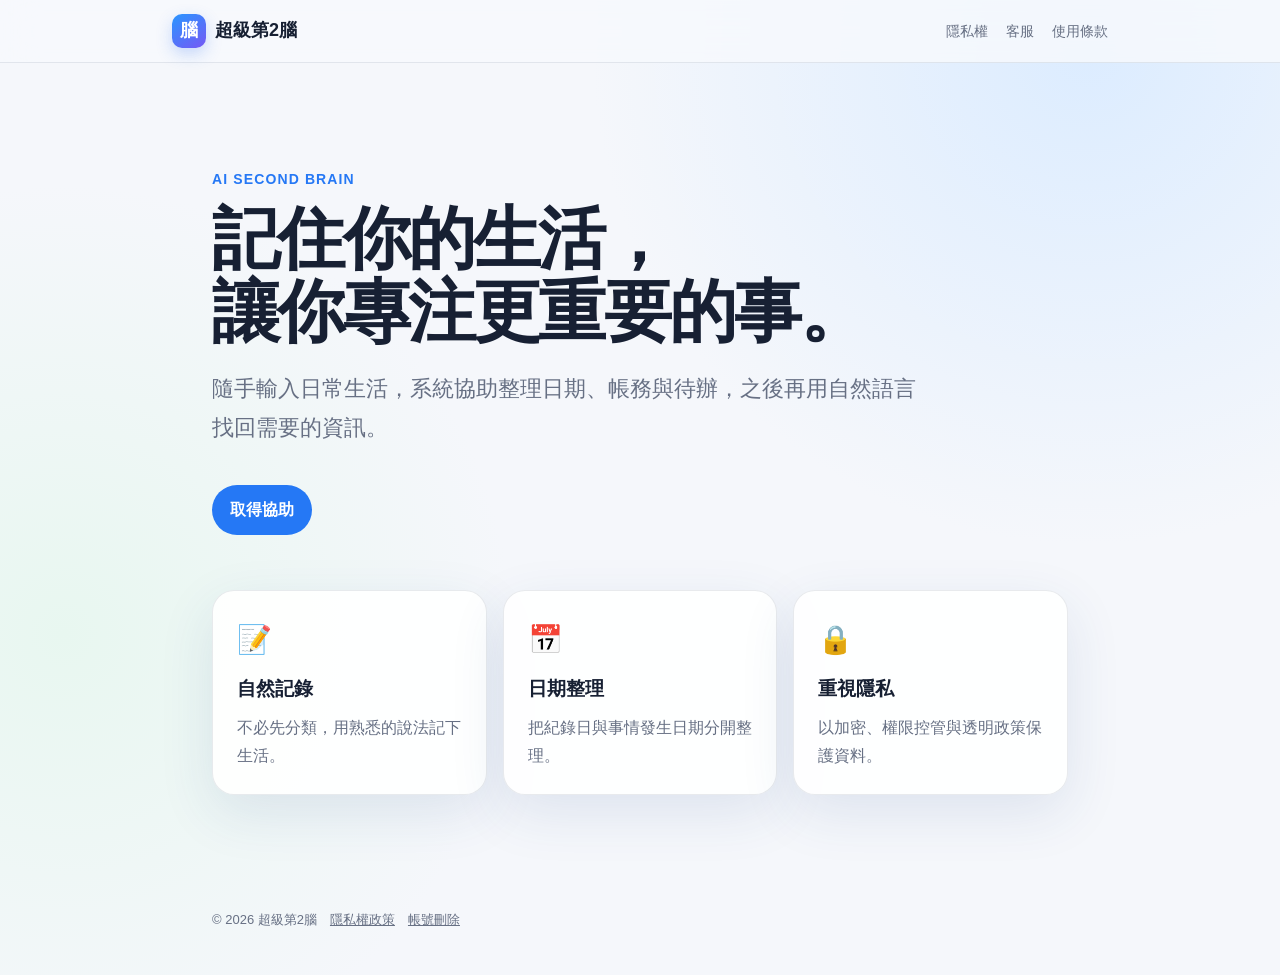
<file: index.html>
<!doctype html><html lang="zh-Hant"><head><meta charset="utf-8"><meta name="viewport" content="width=device-width,initial-scale=1"><meta name="description" content="超級第2腦，讓生活紀錄自動成為可以搜尋與統計的個人資料庫。"><title>超級第2腦</title><link rel="stylesheet" href="styles.css"></head><body>
<header class="site-header"><nav class="nav"><a class="brand" href="index.html"><span class="brand-mark">腦</span>超級第2腦</a><div class="nav-links"><a href="privacy.html">隱私權</a><a href="support.html">客服</a><a href="terms.html">使用條款</a></div></nav></header>
<main><section class="hero"><div class="eyebrow">AI SECOND BRAIN</div><h1>記住你的生活，<br>讓你專注更重要的事。</h1><p class="lead">隨手輸入日常生活，系統協助整理日期、帳務與待辦，之後再用自然語言找回需要的資訊。</p><a class="button" href="support.html">取得協助</a></section>
<section class="grid"><article class="card"><div class="icon">📝</div><h2>自然記錄</h2><p>不必先分類，用熟悉的說法記下生活。</p></article><article class="card"><div class="icon">📅</div><h2>日期整理</h2><p>把紀錄日與事情發生日期分開整理。</p></article><article class="card"><div class="icon">🔒</div><h2>重視隱私</h2><p>以加密、權限控管與透明政策保護資料。</p></article></section></main>
<footer>© 2026 超級第2腦　<a href="privacy.html">隱私權政策</a>　<a href="account-deletion.html">帳號刪除</a></footer></body></html>
</file>
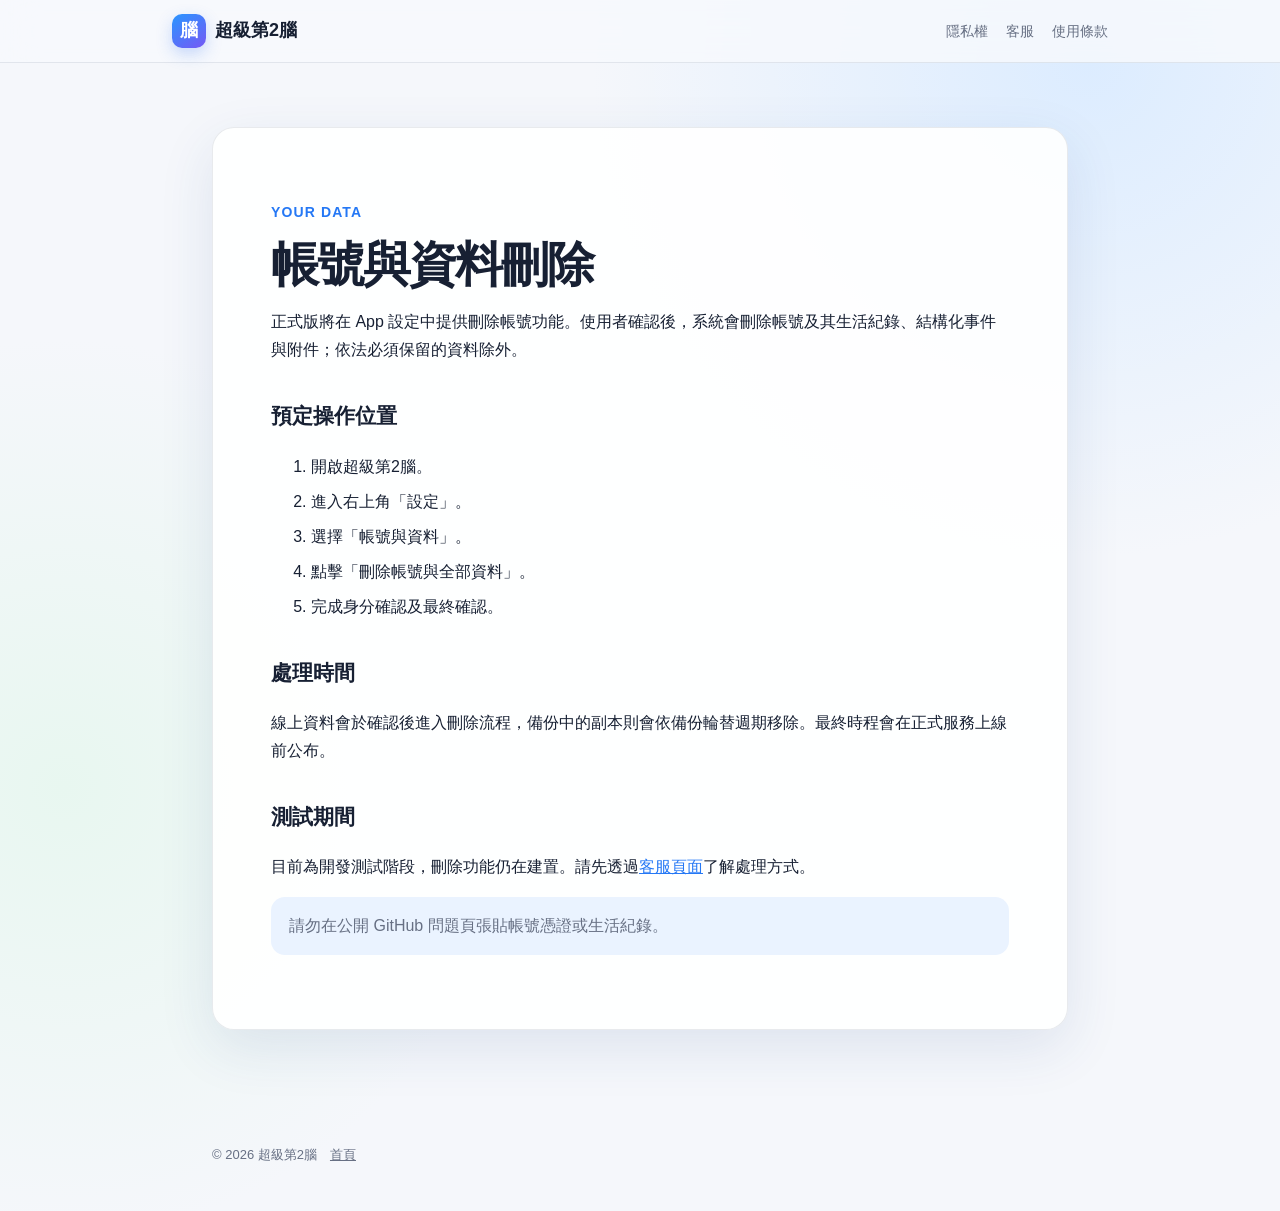
<file: account-deletion.html>
<!doctype html><html lang="zh-Hant"><head><meta charset="utf-8"><meta name="viewport" content="width=device-width,initial-scale=1"><title>帳號與資料刪除｜超級第2腦</title><link rel="stylesheet" href="styles.css"></head><body>
<header class="site-header"><nav class="nav"><a class="brand" href="index.html"><span class="brand-mark">腦</span>超級第2腦</a><div class="nav-links"><a href="privacy.html">隱私權</a><a href="support.html">客服</a><a href="terms.html">使用條款</a></div></nav></header>
<main><article class="document"><p class="eyebrow">YOUR DATA</p><h1>帳號與資料刪除</h1><p>正式版將在 App 設定中提供刪除帳號功能。使用者確認後，系統會刪除帳號及其生活紀錄、結構化事件與附件；依法必須保留的資料除外。</p>
<h2>預定操作位置</h2><ol><li>開啟超級第2腦。</li><li>進入右上角「設定」。</li><li>選擇「帳號與資料」。</li><li>點擊「刪除帳號與全部資料」。</li><li>完成身分確認及最終確認。</li></ol>
<h2>處理時間</h2><p>線上資料會於確認後進入刪除流程，備份中的副本則會依備份輪替週期移除。最終時程會在正式服務上線前公布。</p>
<h2>測試期間</h2><p>目前為開發測試階段，刪除功能仍在建置。請先透過<a href="support.html">客服頁面</a>了解處理方式。</p><p class="note">請勿在公開 GitHub 問題頁張貼帳號憑證或生活紀錄。</p></article></main>
<footer>© 2026 超級第2腦　<a href="index.html">首頁</a></footer></body></html>
</file>
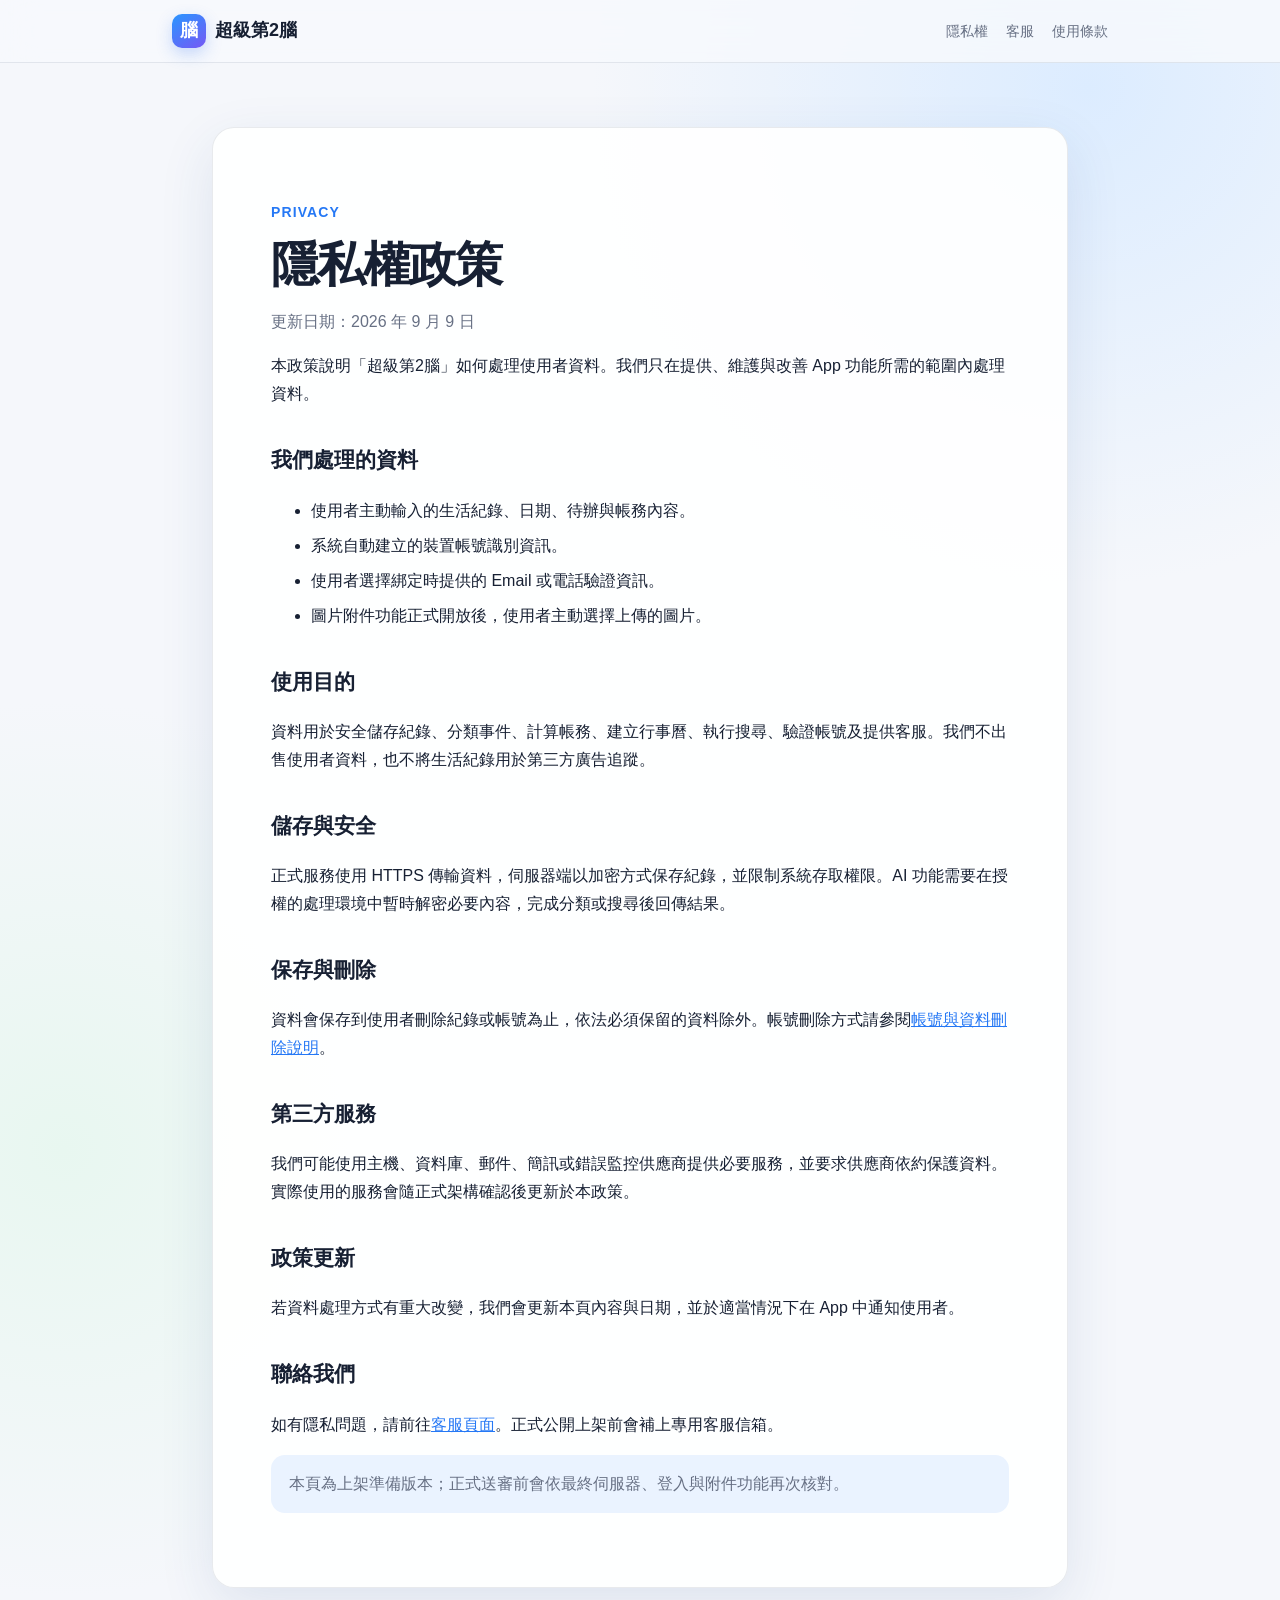
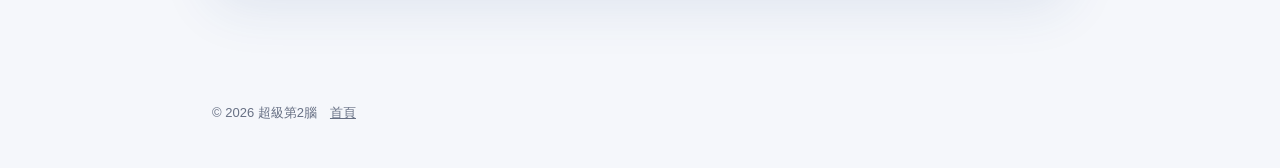
<file: privacy.html>
<!doctype html><html lang="zh-Hant"><head><meta charset="utf-8"><meta name="viewport" content="width=device-width,initial-scale=1"><title>隱私權政策｜超級第2腦</title><link rel="stylesheet" href="styles.css"></head><body>
<header class="site-header"><nav class="nav"><a class="brand" href="index.html"><span class="brand-mark">腦</span>超級第2腦</a><div class="nav-links"><a href="privacy.html">隱私權</a><a href="support.html">客服</a><a href="terms.html">使用條款</a></div></nav></header>
<main><article class="document"><p class="eyebrow">PRIVACY</p><h1>隱私權政策</h1><p class="meta">更新日期：2026 年 9 月 9 日</p><p>本政策說明「超級第2腦」如何處理使用者資料。我們只在提供、維護與改善 App 功能所需的範圍內處理資料。</p>
<h2>我們處理的資料</h2><ul><li>使用者主動輸入的生活紀錄、日期、待辦與帳務內容。</li><li>系統自動建立的裝置帳號識別資訊。</li><li>使用者選擇綁定時提供的 Email 或電話驗證資訊。</li><li>圖片附件功能正式開放後，使用者主動選擇上傳的圖片。</li></ul>
<h2>使用目的</h2><p>資料用於安全儲存紀錄、分類事件、計算帳務、建立行事曆、執行搜尋、驗證帳號及提供客服。我們不出售使用者資料，也不將生活紀錄用於第三方廣告追蹤。</p>
<h2>儲存與安全</h2><p>正式服務使用 HTTPS 傳輸資料，伺服器端以加密方式保存紀錄，並限制系統存取權限。AI 功能需要在授權的處理環境中暫時解密必要內容，完成分類或搜尋後回傳結果。</p>
<h2>保存與刪除</h2><p>資料會保存到使用者刪除紀錄或帳號為止，依法必須保留的資料除外。帳號刪除方式請參閱<a href="account-deletion.html">帳號與資料刪除說明</a>。</p>
<h2>第三方服務</h2><p>我們可能使用主機、資料庫、郵件、簡訊或錯誤監控供應商提供必要服務，並要求供應商依約保護資料。實際使用的服務會隨正式架構確認後更新於本政策。</p>
<h2>政策更新</h2><p>若資料處理方式有重大改變，我們會更新本頁內容與日期，並於適當情況下在 App 中通知使用者。</p>
<h2>聯絡我們</h2><p>如有隱私問題，請前往<a href="support.html">客服頁面</a>。正式公開上架前會補上專用客服信箱。</p><p class="note">本頁為上架準備版本；正式送審前會依最終伺服器、登入與附件功能再次核對。</p></article></main>
<footer>© 2026 超級第2腦　<a href="index.html">首頁</a></footer></body></html>
</file>
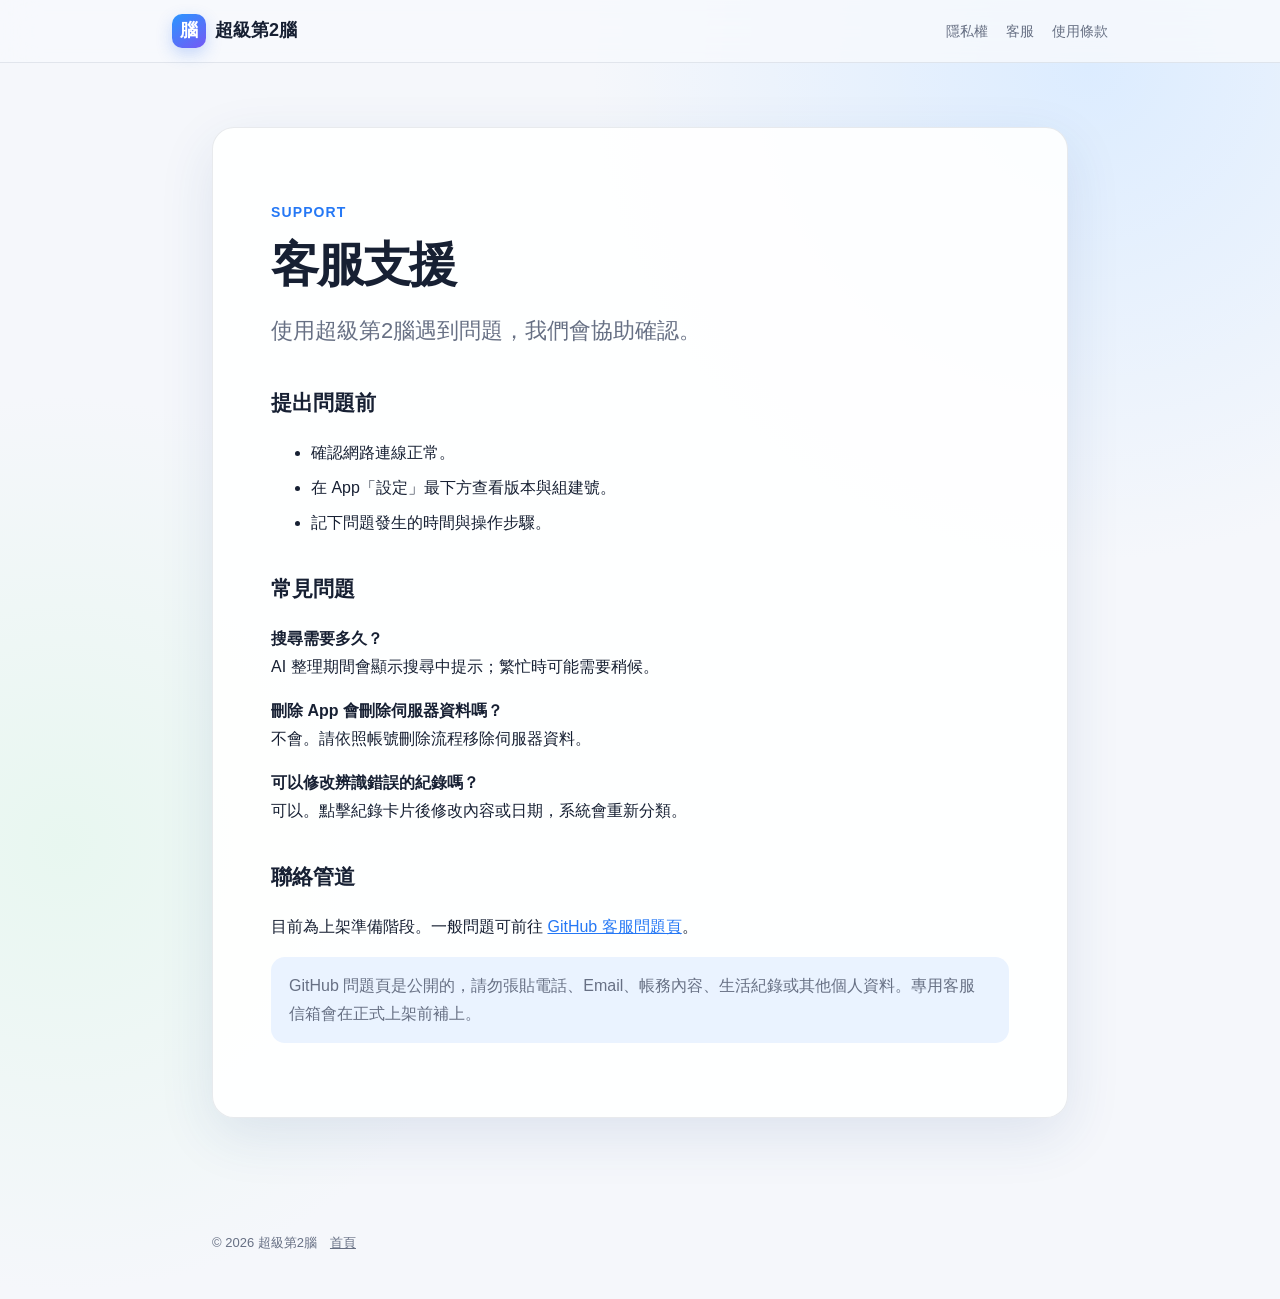
<file: support.html>
<!doctype html><html lang="zh-Hant"><head><meta charset="utf-8"><meta name="viewport" content="width=device-width,initial-scale=1"><title>客服支援｜超級第2腦</title><link rel="stylesheet" href="styles.css"></head><body>
<header class="site-header"><nav class="nav"><a class="brand" href="index.html"><span class="brand-mark">腦</span>超級第2腦</a><div class="nav-links"><a href="privacy.html">隱私權</a><a href="support.html">客服</a><a href="terms.html">使用條款</a></div></nav></header>
<main><article class="document"><p class="eyebrow">SUPPORT</p><h1>客服支援</h1><p class="lead">使用超級第2腦遇到問題，我們會協助確認。</p>
<h2>提出問題前</h2><ul><li>確認網路連線正常。</li><li>在 App「設定」最下方查看版本與組建號。</li><li>記下問題發生的時間與操作步驟。</li></ul>
<h2>常見問題</h2><p><strong>搜尋需要多久？</strong><br>AI 整理期間會顯示搜尋中提示；繁忙時可能需要稍候。</p><p><strong>刪除 App 會刪除伺服器資料嗎？</strong><br>不會。請依照帳號刪除流程移除伺服器資料。</p><p><strong>可以修改辨識錯誤的紀錄嗎？</strong><br>可以。點擊紀錄卡片後修改內容或日期，系統會重新分類。</p>
<h2>聯絡管道</h2><p>目前為上架準備階段。一般問題可前往 <a href="https://github.com/digit-play/super-second-brain-site/issues">GitHub 客服問題頁</a>。</p><p class="note">GitHub 問題頁是公開的，請勿張貼電話、Email、帳務內容、生活紀錄或其他個人資料。專用客服信箱會在正式上架前補上。</p></article></main>
<footer>© 2026 超級第2腦　<a href="index.html">首頁</a></footer></body></html>
</file>
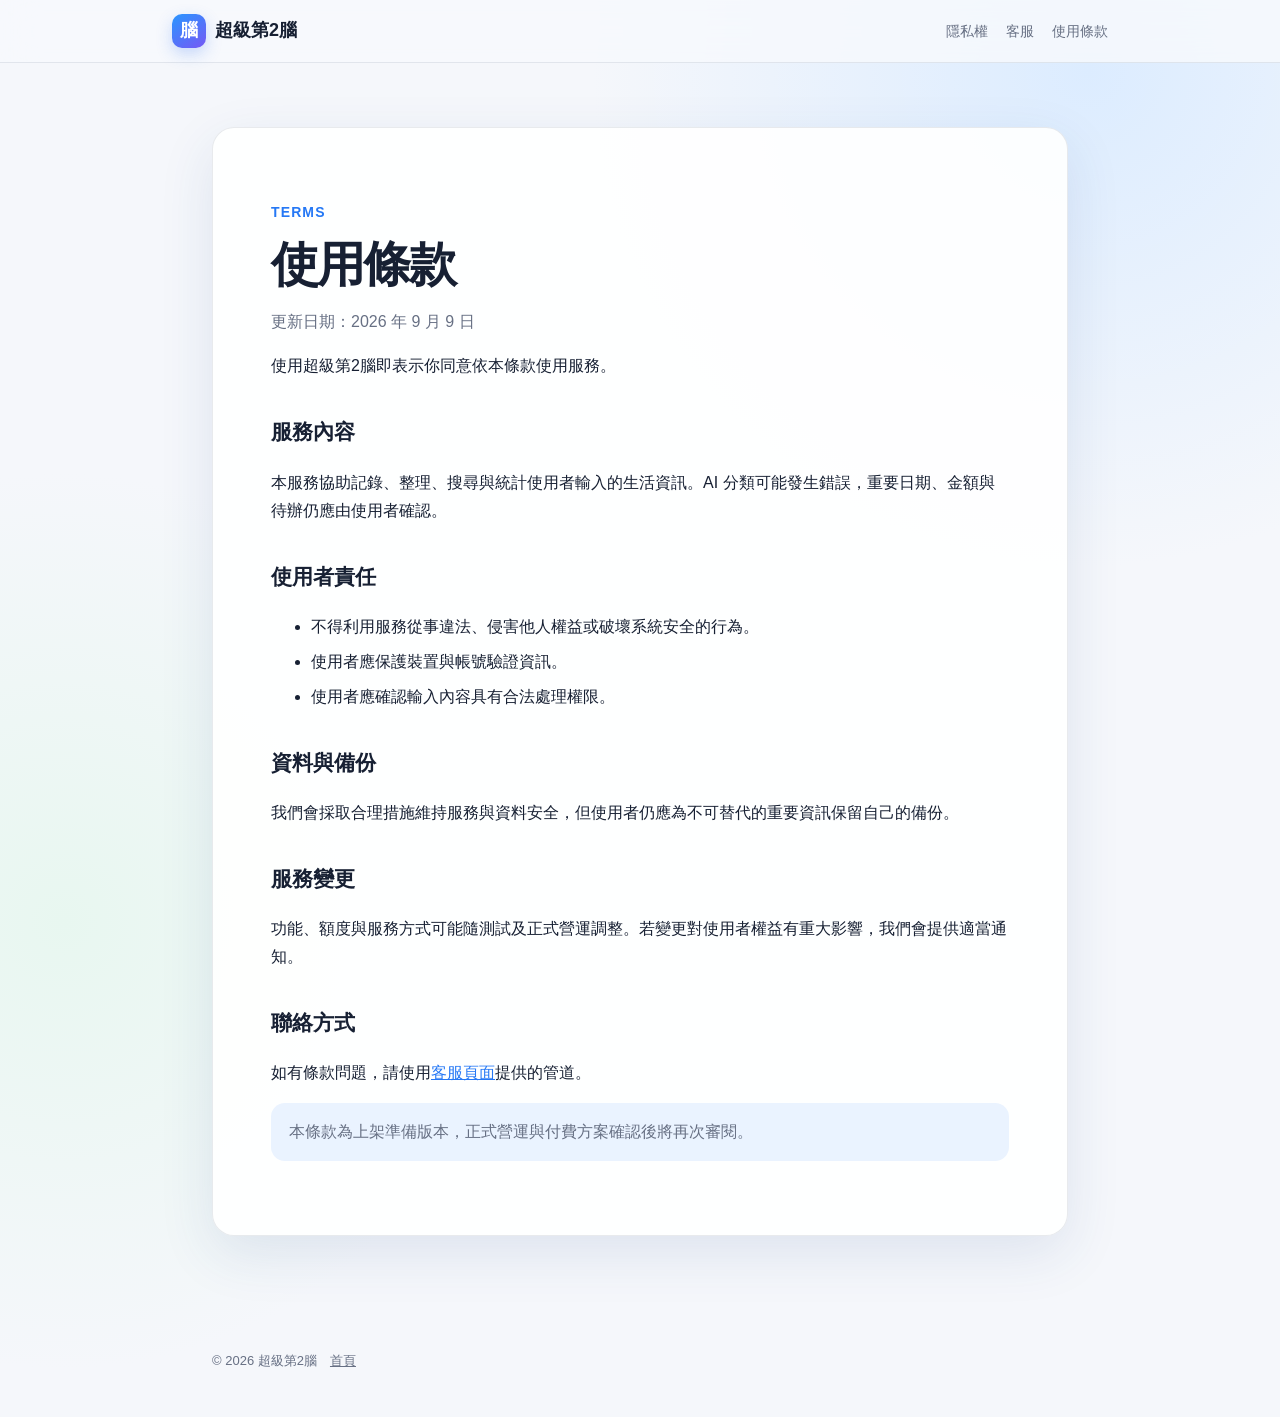
<file: terms.html>
<!doctype html><html lang="zh-Hant"><head><meta charset="utf-8"><meta name="viewport" content="width=device-width,initial-scale=1"><title>使用條款｜超級第2腦</title><link rel="stylesheet" href="styles.css"></head><body>
<header class="site-header"><nav class="nav"><a class="brand" href="index.html"><span class="brand-mark">腦</span>超級第2腦</a><div class="nav-links"><a href="privacy.html">隱私權</a><a href="support.html">客服</a><a href="terms.html">使用條款</a></div></nav></header>
<main><article class="document"><p class="eyebrow">TERMS</p><h1>使用條款</h1><p class="meta">更新日期：2026 年 9 月 9 日</p><p>使用超級第2腦即表示你同意依本條款使用服務。</p>
<h2>服務內容</h2><p>本服務協助記錄、整理、搜尋與統計使用者輸入的生活資訊。AI 分類可能發生錯誤，重要日期、金額與待辦仍應由使用者確認。</p>
<h2>使用者責任</h2><ul><li>不得利用服務從事違法、侵害他人權益或破壞系統安全的行為。</li><li>使用者應保護裝置與帳號驗證資訊。</li><li>使用者應確認輸入內容具有合法處理權限。</li></ul>
<h2>資料與備份</h2><p>我們會採取合理措施維持服務與資料安全，但使用者仍應為不可替代的重要資訊保留自己的備份。</p>
<h2>服務變更</h2><p>功能、額度與服務方式可能隨測試及正式營運調整。若變更對使用者權益有重大影響，我們會提供適當通知。</p>
<h2>聯絡方式</h2><p>如有條款問題，請使用<a href="support.html">客服頁面</a>提供的管道。</p><p class="note">本條款為上架準備版本，正式營運與付費方案確認後將再次審閱。</p></article></main>
<footer>© 2026 超級第2腦　<a href="index.html">首頁</a></footer></body></html>
</file>
<file: styles.css>
:root {
  color-scheme: light;
  --ink: #172033;
  --muted: #677084;
  --blue: #2578f5;
  --blue-soft: #eaf3ff;
  --surface: rgba(255, 255, 255, 0.9);
  --line: rgba(30, 48, 78, 0.1);
  --shadow: 0 18px 55px rgba(32, 73, 135, 0.11);
}

* { box-sizing: border-box; }

body {
  margin: 0;
  min-height: 100vh;
  color: var(--ink);
  font-family: -apple-system, BlinkMacSystemFont, "SF Pro Text", "Noto Sans TC", sans-serif;
  line-height: 1.75;
  background:
    radial-gradient(circle at 85% 5%, #dcecff 0, transparent 31rem),
    radial-gradient(circle at 5% 65%, #e8f7f0 0, transparent 28rem),
    #f5f7fb;
}

a { color: var(--blue); }

.site-header {
  position: sticky;
  top: 0;
  z-index: 5;
  backdrop-filter: blur(18px);
  background: rgba(247, 249, 253, 0.83);
  border-bottom: 1px solid var(--line);
}

.nav {
  max-width: 980px;
  margin: auto;
  padding: 14px 22px;
  display: flex;
  align-items: center;
  gap: 22px;
}

.brand {
  margin-right: auto;
  color: var(--ink);
  font-size: 18px;
  font-weight: 750;
  text-decoration: none;
}

.brand-mark {
  display: inline-grid;
  width: 34px;
  height: 34px;
  margin-right: 9px;
  place-items: center;
  border-radius: 10px;
  background: linear-gradient(145deg, #2996ff, #7558f5);
  color: white;
  box-shadow: 0 6px 16px rgba(47, 113, 239, 0.25);
}

.nav-links { display: flex; gap: 18px; }
.nav-links a { color: var(--muted); text-decoration: none; font-size: 14px; }
.nav-links a:hover { color: var(--blue); }

main { max-width: 900px; margin: auto; padding: 64px 22px 90px; }

.hero { max-width: 720px; padding: 40px 0 55px; }
.eyebrow { color: var(--blue); font-size: 14px; font-weight: 700; letter-spacing: .08em; }
h1 { margin: 10px 0 18px; font-size: clamp(38px, 7vw, 68px); line-height: 1.08; letter-spacing: -.04em; }
.lead { color: var(--muted); font-size: clamp(18px, 3vw, 22px); }

.button {
  display: inline-block;
  margin-top: 16px;
  padding: 11px 18px;
  border-radius: 999px;
  color: white;
  background: var(--blue);
  text-decoration: none;
  font-weight: 650;
}

.grid { display: grid; grid-template-columns: repeat(3, 1fr); gap: 16px; }
.card, .document {
  border: 1px solid var(--line);
  border-radius: 22px;
  background: var(--surface);
  box-shadow: var(--shadow);
}
.card { padding: 24px; }
.card h2 { margin: 8px 0; font-size: 19px; }
.card p { margin: 0; color: var(--muted); }
.icon { font-size: 28px; }

.document { padding: clamp(24px, 6vw, 58px); }
.document h1 { font-size: clamp(32px, 6vw, 48px); }
.document h2 { margin-top: 34px; font-size: 21px; }
.document li { margin: 7px 0; }
.meta, .note { color: var(--muted); }
.note { padding: 15px 18px; border-radius: 14px; background: var(--blue-soft); }

footer { max-width: 900px; margin: auto; padding: 24px 22px 44px; color: var(--muted); font-size: 13px; }
footer a { color: inherit; }

@media (max-width: 700px) {
  .nav { align-items: flex-start; flex-wrap: wrap; }
  .nav-links { width: 100%; overflow-x: auto; padding-bottom: 3px; }
  .nav-links a { white-space: nowrap; }
  main { padding-top: 35px; }
  .grid { grid-template-columns: 1fr; }
}
</file>
